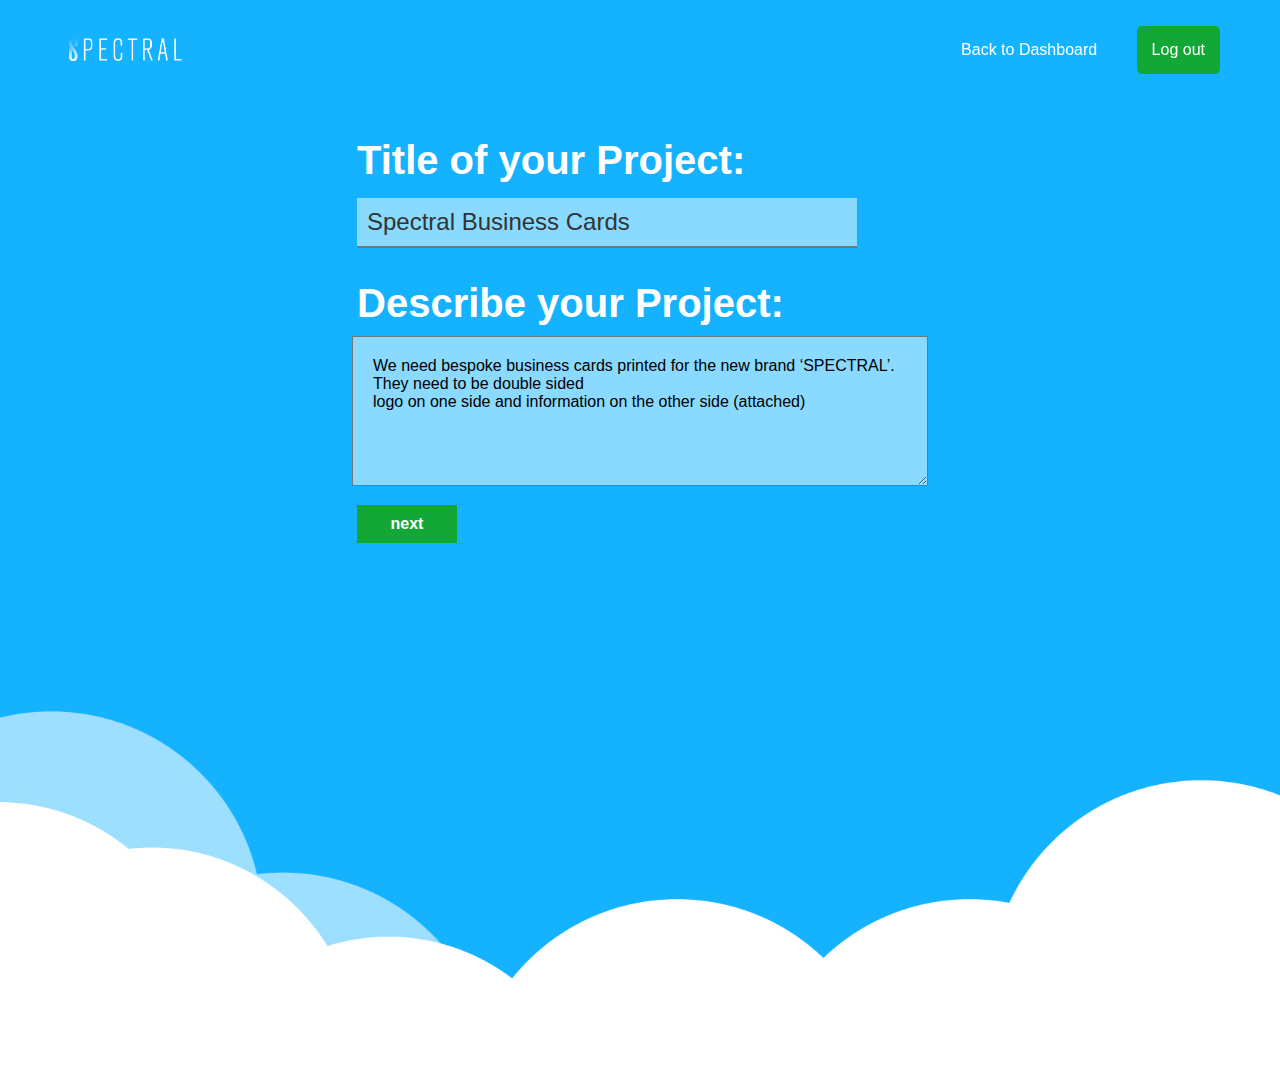
<file: graphic.html>
<!DOCTYPE html>
<html>
<head>
	<title>Project: Graphics | Spectral</title>
	<link rel="stylesheet" href="styles/style-forms.css">
	<link href='http://fonts.googleapis.com/css?family=Roboto:400,300,700' rel='stylesheet' type='text/css'>
<link href='http://fonts.googleapis.com/css?family=Roboto+Condensed:400,700' rel='stylesheet' type='text/css'>
<meta name="viewport" content="width=device-width, initial-scale=1, maximum-scale=1, user-scalable=no"/>
</head>
<body>
<header class="fixed">

	<div class="logo"><a href="index.php"><img src="images/logo-spectral-13.png" alt="" width="200"></a></div>
	<nav>
		<ul>
		<li><a href="dashboard.php"><span class="add">Back to Dashboard</span></a></li>
		<li class="logout"><a href="index.php">Log out</a></li>	</ul>
	</nav>
	</div>	
	
</header>
<section class="forms slider-wrap hero">
<div class="slider" id="slider">

	<div class="slide">
		<form class="formCenter" action="">
		<div id="detailsInput">
			<label for="projectTitle">Title of your Project:</label>
			<input type="text" class="text" value="Spectral Business Cards"><br><br>
			<label for="projectDescription">Describe your Project:</label>
			<textarea name="projectDescription" id="" cols="70" rows="10">We need bespoke business cards printed for the new brand ‘SPECTRAL’. They need to be double sided
logo on one side and information on the other side (attached)</textarea>
		</div>
		<div class="buttons">
			<input class="submit next" type="submit" value="next">
		</div>
		</form>
	</div>

	<div class="slide">

		<form class="formCenter" action="">
		<input class="skip prev back" type="button" value="Press Up to go back!">
		<div id="dimensionInput">
			<label for="dimensions">Dimensions:</label><input class="dime" type="number" name="width[]" value="85">&nbsp; X  &nbsp; <input class="dime" type="number" name="height[]" value="55"><select name="Measurements">
			<option value="px">Pixels (px)</option>
			<option value="mm">Millimeters (mm)</option>
			</select>
		</div>
		<div class="buttons">
			<input class="add addDimension" type="button" value="Add another Dimension">
			<input class="submit next" type="submit" value="next">

		</div>
		<input class="skip next" type="button" value="Not Sure? Move on to Next Part">
		</form>
	</div>

	<div class="slide">
		<form class="formCenter" action="">
		<div id="platformInput">
			<label for="Platform">Platform:</label>
			<select name="Platform"><option value="300dpi">Print</option><option value="72dpi">Digital</option></select><input class="platform" type="text" value="Print">
		</div>
		<div class="buttons">
		<input class="add addPlatform" type="button" value="Add another Platform">
		<input class="submit next" type="submit" value="next"></div>
		<input class="skip next" type="button" value="Not Sure? Move on to Next Part">
		</form>
	</div>

	<div class="slide" >
		<form class="formCenter"action="">
		<div id="fileInput">
			<label for="Assets">Upload a File</label>
			 <input class="upload" type="file" name="pic" accept="image/*" value="Upload">
		</div>
		<div class="buttons">
		<input class="add addFile" type="button" value="Add another file">
		<input class="submit next" type="submit" value="next">
		</div>
		<input class="skip next" type="button" value="No Files? Move on to Next Part">
		</form>
	</div>

	<div class="slide">
		<form class="formCenter" action="">
		<div id="colourInput">
			 <label for="Colour">Colour Preference?</label>
			 <input class="colour" type="color" name="favcolor" value="#ff0000">
		</div>
		<div class="buttons">
		<input class="add addColour" type="button" value="Add another Colour">
		<input class="submit next" type="submit" value="next">
		</div>
		<input class="skip next" type="button" value="Not Sure? Move on to Next Part">
		</form>
	</div>

	<div class="slide">
		<form class="formCenter" action="">
		<div id="styleInput">
			<label for="style">Style Preference</label>
			<input type="text" class="text" name="URL" placeholder="Enter URL...">
		</div>
		<div class="buttons">
			<input class="add addStyle" type="button" value="Add another preference">
			<input class="submit next" type="submit" value="next">
			</div>
			<input class="skip next" type="button" value="Not Sure? Move on to Next Part">
		</form>
	</div>

	<div class="slide">
		<form class="formCenter" action="">
		<div class="input">
		<label for="budget">Budget:</label> <br>Range
		<input class="range" type="number" name="Range"> to <input class="range" type="number">
		</div>
		<div class="buttons">
		<input class="submit next" type="submit" value="next"></div>
		<input class="skip next" type="button" value="Not Sure? Move on to Next Part">
		</form>
	</div>

	<div class="slide">
		<form class="formCenter" action="submit-confirm.php">
		<div class="input">
		<label for="Notes">Notes</label><br>
		<textarea rows="10" cols="70" name="notes">I’d like the logo to be laminate both sides when
printed and 1000 to be printed please.
		</textarea></div><div class="buttons">
		<input class="submit" type="submit" value="Submit!">
		</div>
		</form>
	</div>

</div>

</section>
<script src="js/jquery.min.js"></script>
<script src="js/slider.js"></script>
<script src="js/form.js"></script>
<script>

	Slider.init({
		domElement: '#slider'
	});

	//Add a new dimension input on an addDimension button click
	$('.addDimension').on('click', function(){
		var dimeButton = Form.createButton('dimension');
		Form.append(dimeButton, $('#dimensionInput'));
	});

	//Add a new platform input on an addPlatform button click
	$('.addPlatform').on('click', function(){
		var platButton = Form.createButton('platform');
		Form.append(platButton, $('#platformInput'));
	});

	$('.addFile').on('click', function(){
		var button = Form.createButton('file');
		Form.append(button, $('#fileInput'));
	});

	$('.addColour').on('click', function(){
		var button = Form.createButton('colour');
		Form.append(button, $('#colourInput'));
	});

	$('.addStyle').on('click', function(){
		var button = Form.createButton('style');
		Form.append(button, $('#styleInput'));
	});

	//All buttons with a class of next go to the next slide instead of submitting
	$('.next').on('click', function(e){
		e.preventDefault();
		Slider.next();
	})

	//Use this to skip through the slider using up and down arrow keys
	$(window).on('keyup', function(e){
		console.log(e.keyCode);
		if (e.keyCode === 40 || e.keyCode === 39) {
			Slider.next();
		} else if (e.keyCode === 38 || e.keyCode === 37) {
			Slider.prev();
		}
	})
</script>
</body>
</html>
</file>
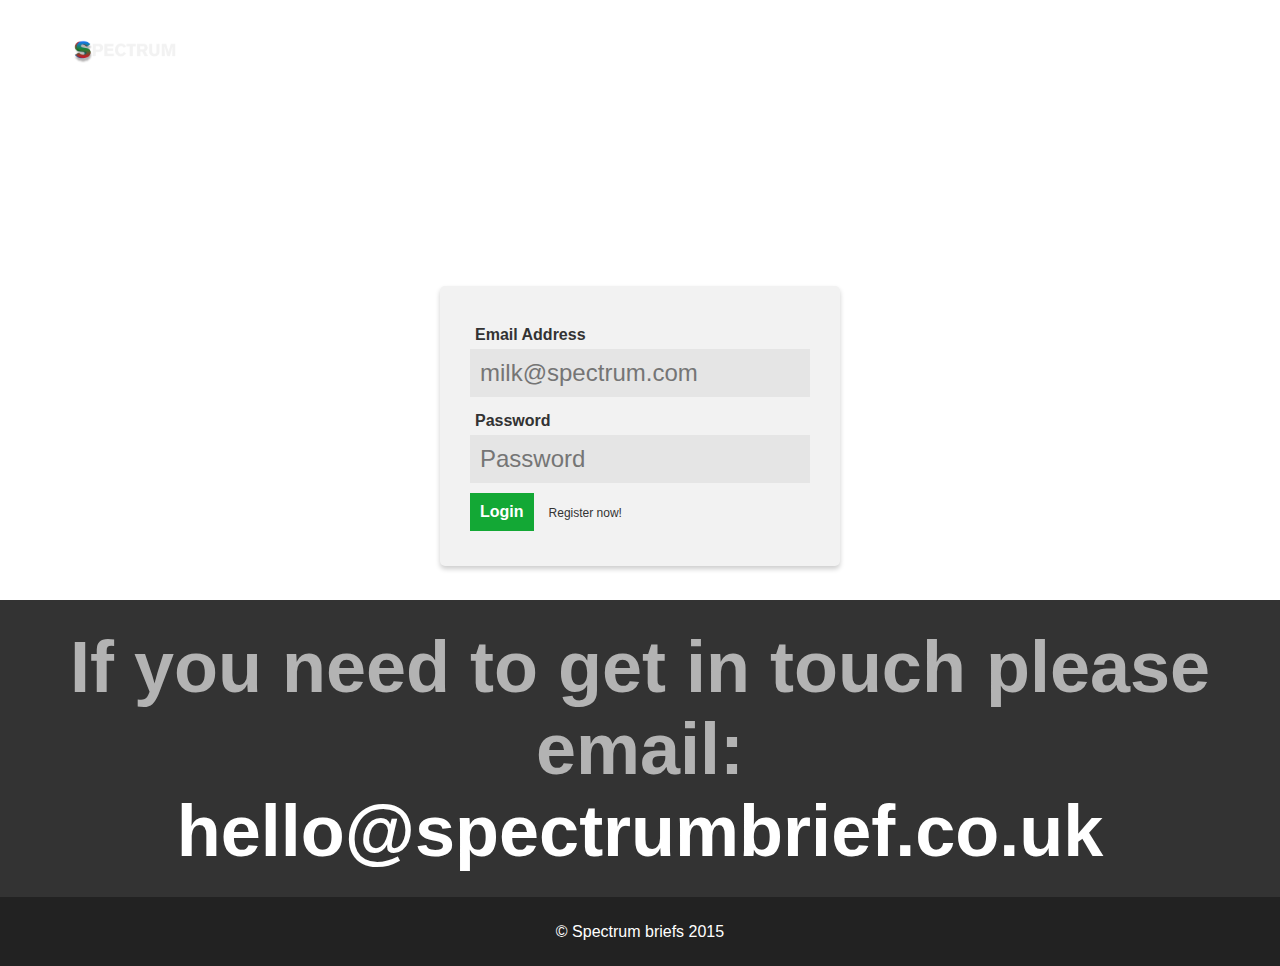
<file: login.html>
<!DOCTYPE html>
<html>
<head>
	
<link rel="stylesheet" href="styles/style.css">
<link href='http://fonts.googleapis.com/css?family=Roboto:400,300,700' rel='stylesheet' type='text/css'>
<link href='http://fonts.googleapis.com/css?family=Roboto+Condensed:400,700' rel='stylesheet' type='text/css'>
<script src="js/jquery.min.js"></script>
<script>

$(window).scroll(function() {
    if ($(this).scrollTop() > 400) {
        $( "#background" ).fadeIn();
    } else {
        console.log('there');
        $( " #background" ).fadeOut();
    }
});

</script>

</head>
<body>
<header>
<div id="background"></div>
	<div class="logo"><a href="index.html"><img src="logo-spectrum-03.png" alt="" width="200"></a></div>
	<nav>
		<ul>
			<a class="none" href="index.html#what"><li>What is it?</li></a>
			<a class="none" href="index.html#how"><li>How it works</li></a>
			<a class="none" href="#contact"><li>Get in touch</li></a>
			<a href="signup.html"><li class="login">Sign Up</li></a>
		</ul>
	</nav>	
</header>
<section class="loginForm">
	<h1>Login</h1>
	<form action="">
		
		<label for="Email">Email Address</label>
		<input class="fw" type="text" placeholder="milk@spectrum.com">

		<label for="password">Password</label>
		<input class="fw" type="password" placeholder="Password"><br>

		<input class="submit" type="submit" value="Login"><a class="register" href="signup.html">Register now!</a>

	</form>

</section>

<footer>
	<section class="contact">
		<h3>If you need to get in touch please email:  <a href="mailto:hello@spectrumbrief.co.uk">hello@spectrumbrief.co.uk</a></h3>
	</section>
	<section class="copy">
		<div class="copyright">
		<center>&copy; Spectrum briefs 2015
		</div>

	</section>
</footer>

</body>
</html>
</file>
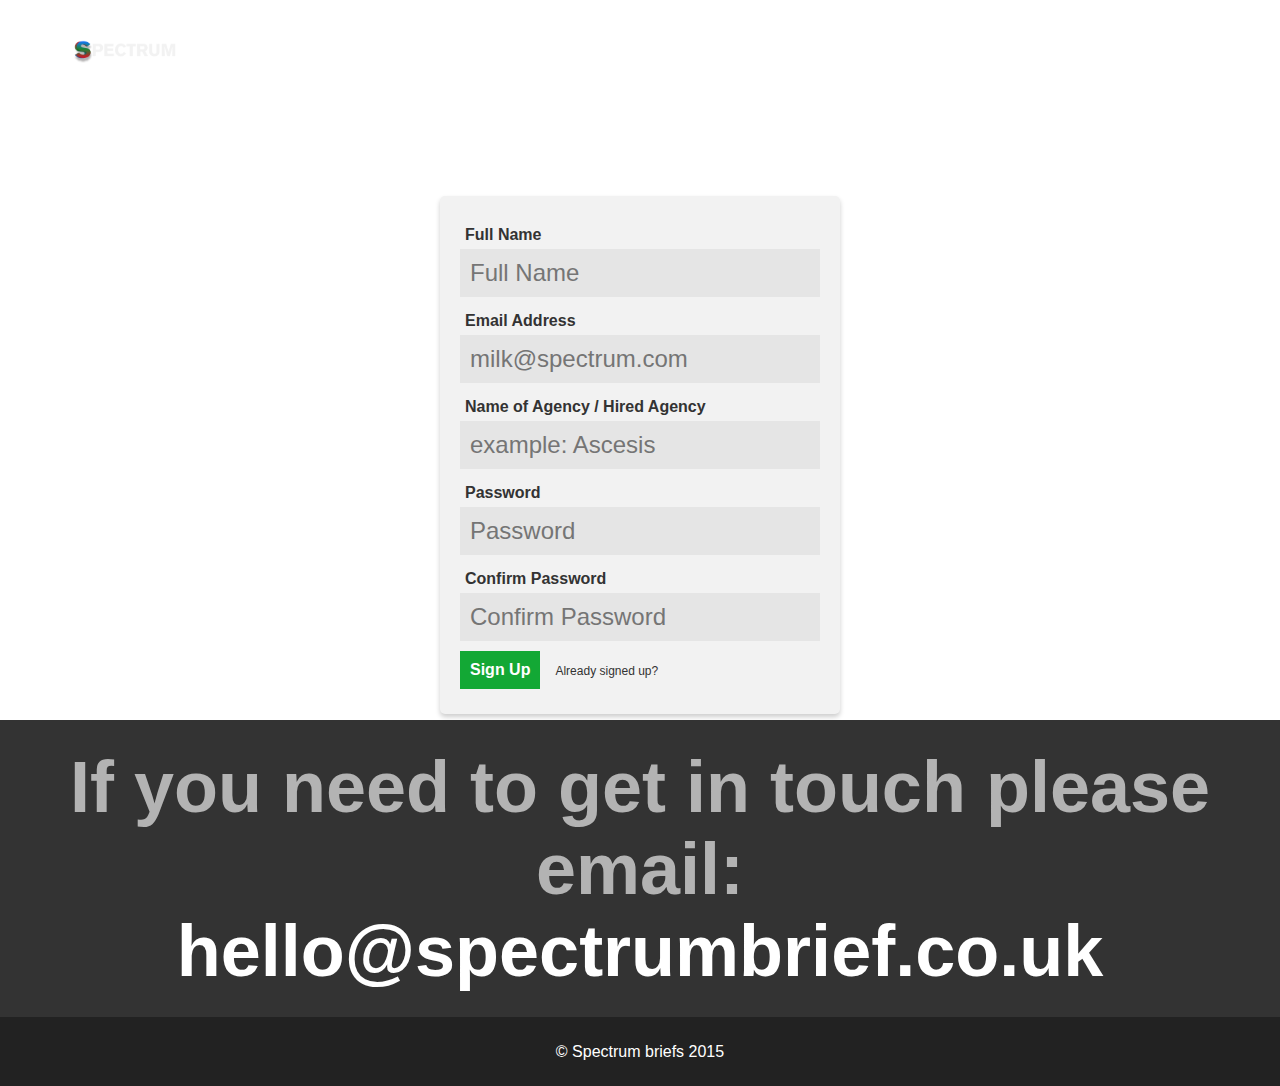
<file: signup.html>
<!DOCTYPE html>
<html>
<head>
	
<link rel="stylesheet" href="styles/style.css">
<link href='http://fonts.googleapis.com/css?family=Roboto:400,300,700' rel='stylesheet' type='text/css'>
<link href='http://fonts.googleapis.com/css?family=Roboto+Condensed:400,700' rel='stylesheet' type='text/css'>
<script src="js/jquery.min.js"></script>
<script>

$(window).scroll(function() {
    if ($(this).scrollTop() > 400) {
        $( "#background" ).fadeIn();
    } else {
        console.log('there');
        $( " #background" ).fadeOut();
    }
});

</script>

</head>
<body>
<header>
<div id="background"></div>
	<div class="logo"><a href="index.html"><img src="logo-spectrum-03.png" alt="" width="200"></a></div>
	<nav>
		<ul>
			<a class="none" href="index.html#what"><li>What is it?</li></a>
			<a class="none" href="index.html#how"><li>How it works</li></a>
			<a class="none" href="#contact"><li>Get in touch</li></a>
			<a href="login.html"><li class="login">Login</li></a>
		</ul>
	</nav>	
</header>
<section class="SignupForm">
	<h1>Sign Up</h1>
	<form action="">
		
		<label for="Name">Full Name</label>
		<input class="fw" type="text" placeholder="Full Name">

		<label for="Email">Email Address</label>
		<input class="fw"  type="email" placeholder="milk@spectrum.com">

		<label for="Email">Name of Agency / Hired Agency</label>
		<input class="fw" type="text" placeholder="example: Ascesis">

			<label for="password">Password</label>
		<input class="fw" type="password" placeholder="Password"><br>

			<label for="password">Confirm Password</label>
		<input class="fw" type="password" placeholder="Confirm Password"><br>

		<input class="submit" type="submit" value="Sign Up"><a class="register" href="login.html">Already signed up?</a>

	</form>

</section>

<footer>
	<section class="contact">
		<h3>If you need to get in touch please email:  <a href="mailto:hello@spectrumbrief.co.uk">hello@spectrumbrief.co.uk</a></h3>
	</section>
	<section class="copy">
		<div class="copyright">
		<center>&copy; Spectrum briefs 2015
		</div>

	</section>
</footer>

</body>
</html>
</file>
<file: styles/style-forms.css>
*{
	box-sizing: border-box;
}

html {
	height: 100%;
}

body{
	margin:0;
	padding:0;
	
  background: -webkit-linear-gradient(90deg, #00d2ff 10%, #3a7bd5 90%); /* Chrome 10+, Saf5.1+ */
  background:    -moz-linear-gradient(90deg, #00d2ff 10%, #3a7bd5 90%); /* FF3.6+ */
  background:     -ms-linear-gradient(90deg, #00d2ff 10%, #3a7bd5 90%); /* IE10 */
  background:      -o-linear-gradient(90deg, #00d2ff 10%, #3a7bd5 90%); /* Opera 11.10+ */
  background:         linear-gradient(90deg, #00d2ff 10%, #3a7bd5 90%); /* W3C */
        
	color:#fff;
	font-family: sans-serif;
	font-size: .75;
	height: 100%;
}

label{

	font-family: sans-serif;
	display:block;
	margin:10px 0 10px 5px;
	font-size: 1.25em;

	font-weight: 700;
}

form{
	width:100%;
	height:100vh;
	
}
header{
	display:none;
}
.hero{
	width:100%;
	height:160%;
	background: url(../images/hero-image-03-10.jpg) no-repeat 50% 30%;
	background-size: cover;

}

.project{
	background: rgb(19,168,53);
	box-shadow: 1px 3px 3px rgba(0,0,0,0.3);
	width:80%;
	margin:20px auto;
	padding:20px;

}

.copy{
	text-align: center;
	width:100%;
	padding:2%;
	background-color: #222;
	color: #fff;
}
.formCenter{
	width:85%;
	height:100vh;
	margin:10% auto;
	padding:5% 0;

}
h1{
	font-size: 3.5em;
	margin:10px 0;
}

.dime{
	width:150px;
}

.range{
	width:80px;
}

.left{
		float: left;
}
.platform{
	width:200px;
}
.right{
	float: right;
}

.account{
	padding: 17px 0 0 5px;
	float:right;

}

.colour{
	display: inline-block;
	width:200px;
	height: 50px;
	padding:0;

}
.buttons{
	width:100%;
	margin:10px 0 0 0;
}

.submit{
	background-color: rgb(19,168,53);
	cursor: pointer;
	color: #fff;
	font-weight:bold;
	padding:10px;
	width:100px;
	border:none;
	font-size: 1em;
}

/*.submit{
	position: absolute;
	background: rgb(19,168,53);
	width:100vw;
	height:100px;
	bottom:0;
	margin:-100px 0 0 0;
	left:0;
}*/


.add{
	border:none;
	background:none;
	color: rgba(36,38,62,1);
	cursor: pointer;
	width:100%;
	text-align: left;
}

.add:active{
	border:none;
}

p{
	font-size: 1.25em;
	font-family: sans-serif;
	margin:0 0 10px 0;
	font-weight: 400;
	line-height: 1.5;
}

h1{
	
	font-weight: 700;
}

h2{
	font-size: 2em;
	
}

h3{
	
	font-weight: 700;
	font-size: 3.5em;
}

input{
	margin:5px 5px 5px 5px;
	background-color: rgba(255,255,255,0.5);
	border-top:0;
	border-left:0;
	border-right:0;
	padding:10px;
	font-size: 1em;
	color:#333;
	width:100%;


}

select{
	background: #00d2ff;
	border: none;
	color: #fff;
	padding:12px 0px;
	
}

option{
	padding:10px 0;
	color:#fff;
	font-size: 1em;
}

.input:active{
	border:0;
	background: rgba(0,0,0,0.1)
}

textarea{
	background-color: rgba(255,255,255,0.5);
	padding: 10px;
	font-size: 1.25em;
	width:100%;
	height: 150px;
}


header{
	background: rgba(0,0,0,0);
	padding:10px 60px;
}

.navbtn{
	width:35px;
	padding:10px 0 0 0;
	height: 50px;
	border-bottom: 2px solid rgba(255,255,255,0);
	transition: all 0.2s ease;
	text-align: right;
}

.navbtn:hover{
	width:35px;
	border-bottom: 2px solid rgba(255,255,255,1);
	cursor: pointer;
}

h5{
	text-align: center;
	padding:10px 0 0  0;
	margin:0;
}

#background{
	position:absolute;
    top:0px;
    left:0;
    width:100%;
    height:100%;
    background-color:#333;
    display:none;
    z-index: -1;
    box-shadow:0px 2px 3px rgba(0,0,0,0.3);
}


.prev{
	display: none;
}



.remove{
	background: red;        
	border: none;
	height: 30px ;
	width:30px;
	margin:-50px 0 0 -20px;
	border-radius: 250px; 
	color: #fff;
	padding:5px 10px;
}

.logo{
	padding:20px 0 0 0;
	float: left;
}
/*==============================
SLIDER STYLES
===============================*/

.slider-wrap {
	height: 100%;
	width: 100%;
	overflow: hidden;
}

.slider {
	height: 100%;
	width: 100%;
	transition: all 0.5s;
}

.slide {
	width: 100%;
	padding: 5% 0;
}


.none{
	display: none;
}

.skip{
	background:none;
	border:none;
	width:300px;
	margin:40px 0 0 0;
	font-size: 1em;
	text-align: left;
	color: white;
	cursor: default;
}


@media only screen and (min-width: 640px) {

.skip{
	margin:100px 0 0 0;
}
.formCenter{
	width:65%;
	height:100vh;
	margin:0 auto;
	padding:5% 0;


}

.none{
	display: none;
}
header{
	display: block;
}

}


@media only screen and (min-width: 1024px) {

.formCenter{
	width:45%;
	height:100vh;
	margin:0 auto;
	padding:5% 0;

}

*{
	box-sizing: border-box;
}

html {
	height: 100%;
}

body{
	margin:0;
	padding:0;
	
  background: -webkit-linear-gradient(90deg, #00d2ff 10%, #3a7bd5 90%); /* Chrome 10+, Saf5.1+ */
  background:    -moz-linear-gradient(90deg, #00d2ff 10%, #3a7bd5 90%); /* FF3.6+ */
  background:     -ms-linear-gradient(90deg, #00d2ff 10%, #3a7bd5 90%); /* IE10 */
  background:      -o-linear-gradient(90deg, #00d2ff 10%, #3a7bd5 90%); /* Opera 11.10+ */
  background:         linear-gradient(90deg, #00d2ff 10%, #3a7bd5 90%); /* W3C */
        
	color:#fff;
	
	font-size: .75;
	height: 100%;
}

label{

	font-family: sans-serif;
	display:block;
	margin:10px 0 10px 5px;
	font-size: 2.5em;
	
	font-weight: 700;
}

form{
	width:100%;
	height:100vh;
	
}

.formCenter{
	width:85%;
	height:100vh;
	margin:0 auto;
	padding:0 auto;

}
h1{
	font-size: 2.5em;
	margin:10px 0;
}

.dime{
	width:200px;
}

.range{
	width:80px;
}

.left{
		float: left;
}

.right{
	float: right;
}

.account{
	padding: 10px 0 0 5px;
}

.colour{
	display: inline-block;
	width:200px;
	height: 50px;
	padding:0;

}
.buttons{
	width:100%;
	margin:10px 0 0 0;
}

.submit{
	background-color: rgb(19,168,53);
	cursor: pointer;
	color: #fff;
	font-weight:bold;
	padding:10px;
	border:none;
	width:100px !important;
	font-size: 1em;
}

/*.submit{
	position: absolute;
	background: rgb(19,168,53);
	width:100vw;
	height:100px;
	bottom:0;
	margin:-100px 0 0 0;
	left:0;
}*/
.upload{
	width:500px;
}
.add{
	border:none;
	background:none;
	font-size:.75em;
	color: rgba(36,38,62,1);
	cursor: pointer;
	width:100%;
	text-align: left;
}

p{
	font-size: 1.25em;
	font-family: sans-serif;
	margin:0 0 10px 0;
	font-weight: 400;
	line-height: 1.5;
}

h1{
	
	font-weight: 700;
}

h2{
	font-size: 2em;
	
}

h3{
	
	font-weight: 700;
	font-size: 3.5em;
}

input{
	margin:5px 5px 5px 5px;
	background-color: rgba(255,255,255,0.5);
	border-top:0;
	border-left:0;
	border-right:0;
	padding:10px;
	font-size: 1.5em;
	color:#333;
	width:100px;


}

select{
	background: none;
	border: none;
	color: #fff;
	padding:15px 5px;
	font-size: 1em
}

option{
	padding:10px 0;
	color:#333;
	font-size: 1em;
}

.input:active{
	border:0;
	background: rgba(0,0,0,0.1)
}

textarea{
	background-color: rgba(255,255,255,0.5);
	padding: 20px;
	font-size: 1em;
	font-family: sans-serif;
}

.text{
	width:500px;
}

header{
	width:100%;
	padding:10px 60px;
	position: absolute;
	z-index: 1;
	position: fixed;
}

.navbtn{
	width:100px;
	padding:10px 0 0 0;
	height: 50px;
	border-bottom: 2px solid rgba(255,255,255,0);
	transition: all 0.2s ease;
}

.navbtn:hover{
	width:100px;
	border-bottom: 2px solid rgba(255,255,255,1);
	cursor: pointer;
}

h5{
	text-align: center;
	padding:10px 0 0  0;
	margin:0;
}

#background{
	position:absolute;
    top:0px;
    left:0;
    width:100%;
    height:100%;
    background-color:#333;
    display:none;
    z-index: -1;
    box-shadow:0px 2px 3px rgba(0,0,0,0.3);
}



.remove{
	background: #0277bd;        
	border: none;
	border-radius: 250px; 
	color: #fff;
	padding:5px 10px;
	width:50px;
	height:50px;
	margin:0;
}
.logo{
	padding:5px 0 0 0;
}
/*==============================
SLIDER STYLES
===============================*/

.slider-wrap {
	height: 100%;
	width: 100%;
	overflow: hidden;
}

.slider {
	height: 100%;
	width: 100%;
	transition: all 0.5s;
}

.slide {
	width: 100%;
	padding: 5% 0;
}

.none{
	display: inline-block;
}

.formCenter{
	width:45%;
	height:100vh;
	margin:0 auto;
	padding:5% 0;


}
.skip{
	background:none;
	border:none;
	width:300px;
	margin: 100px 0 0 0;
	font-size: 1em;
	text-align: left;
	color: white;
	cursor: default;
}

.back{
	margin:0 0 100px 0;
}

.hero{
	width:100%;
	height:120%;
	
	padding:0% 0 0 0;

}
.options{
	width:640px;
	margin:0 auto;
	text-align: center;
}
.project{
	background: rgb(19,168,53);
	box-shadow: 1px 3px 3px rgba(0,0,0,0.3);
	width:300px;
	float:left;
	margin:10px;
	padding:20px;

}

}

.logout{
	font-size: 1em;
	margin:0;
	border-radius: 5px;
	text-align: center;
	background-color: #13A835;
	padding:15px;
}

.logout:hover{
	background-color: #13BA29;
}

.add{
	padding:15px;
	color: #fff;
	font-size: 1em;
	font-weight: 400;

}
.fixed{
		position: fixed;
}

.logo{
	float:left;
	padding:5px 5px;
	margin-top: 10px;
}

nav ul{
	list-style-type: none;
	text-align: right;
}
nav ul li{
	display: inline-block;
	margin:0px 20px;
	/*font-weight: bold;
	/*text-shadow: 2px 1px 2px rgba(0,0,0,0.4);*/

}

nav ul a li {
	color: #fff;
	text-decoration:none;
	padding:10px 15px;
	transition: all 0.3s ease;

}

nav ul a li:hover {
			background-color: #14A4DD;

}

header nav ul li a{
	text-decoration: none;
	color: #fff;
}

.logo img{
	width:120px;
	margin-top: 10px;
	margin-right: -10px;
}
</file>
<file: styles/style.css>
*{
	box-sizing: border-box;
}

html {
	height: 100%;
}
a{
	text-decoration: none;
	color: #fff;
}
body{
	margin:0;
	padding:0;
	background: #fff;
	color:#fff;
	font-family: 'aktiv-grotesk-std', sans-serif;
	font-size: .75;
	height: 100%;
}

label{

	font-family: sans-serif;
	display:block;
	margin:10px 0 0px 5px;
}

form{
	max-width:90%;
	margin:0 auto;
}

h1{

	margin:10px 0;
	font-family: 'aktiv-grotesk-std', sans-serif;
	font-weight: 700;
}

h2{
	font-size: 1.5em;
	font-family: 'aktiv-grotesk-std', sans-serif;
}

h3{
	font-family: 'aktiv-grotesk-std', sans-serif;
	font-weight: 700;
	font-size: 4em;
}


.colour{
	display: inline-block;

}



.submit{
	background-color: rgb(19,168,53);
	cursor: pointer;
	color: #fff;
	font-weight:bold;
	padding:10px;
	border:none;
	font-size: 1em;
}




p{
	font-size: 1.25em;
	font-family: sans-serif;
	margin:0 0 10px 0;
	font-weight: 400;
	line-height: 1.5;
}

input{
	margin:5px 5px 5px 0px;
	background-color: rgba(0,0,0,0.05);
	border:none;
	padding:10px;
	font-size: 1em;



}

.fw{
	width:100%;
}
select, option{
	background-color: rgba(42,119,250,0.2);
	border: none;
	color: #fff;
	padding:5px;
}

.input:active{
	border:0;
	background: rgba(0,0,0,0.1)
}

textarea{
	background-color: rgba(82,159,173,0.5);
	padding: 10px;
	font-size: 1.25em;
}

.text{
	width:100%;
	padding:20px;
}

header{
	width:100%;
	padding:0px 10px;
	position: absolute;
	z-index: 1;


}
.p-title{
	color:#15B3FF;
}


.fixed{
		position: fixed;
}

#background{
	position:absolute;
	overflow: hidden;
    top:0px;
    left:0;
    width:100%;
    height:80px;
    padding: 0 70px;
    background-color:#15B3FF;
    display:none;
    z-index: -1;
}




.none{
	display:none;
}
nav ul{
	list-style-type: none;
	text-align: right;
}
nav ul li{
	display: inline-block;
	margin:0px 20px;
	/*font-weight: bold;
	/*text-shadow: 2px 1px 2px rgba(0,0,0,0.4);*/

}

nav ul a li {
	color: #fff;
	text-decoration:none;
	padding:10px 15px;
	transition: all 0.3s ease;

}

nav ul a li:hover {
			background-color: #14A4DD;

}

.submitForm{
	padding-top: 20%;
	text-align:center;

}


.submitForm .sent-img{
	width:80%;
}
.submitForm .sub-img{
	width:100px;
}
.login{
	border: 2px solid #fff;
	padding:10px 30px;

	text-align: center;
	margin:5px 0 0 20px;
	transition: all 0.2s ease;
}

.login:hover{
	background: #1B59C6;
	border: 2px solid rgba(255,255,255,0);
}

.login:active{
	background: #11397F;
}


.logo{
	float:left;
	padding:5px 5px;
	margin-top: 10px;
}

.hero{
	width:100%;
	height:100%;
	background: url(../images/hero-image-03-10.jpg) no-repeat 50% 30%;
	background-size: cover;


}

.hero-section{
	width:100%;
	padding:15% 0 0



}

.hero-header{
	text-align: center;
	font-weight: 700;

}

.btn{
	width:200px;
	font-size: 1.5em;
	font-weight: 500;
	border: 2px solid #fff;
	padding:10px 30px;
	text-align: center;
	margin:30px auto;
	transition: all 0.2s ease;
}

.pink{
	width:200px;
	font-size: 1.5em;
	font-weight: 500;
	background-color: #13A835;
	padding:10px 30px;
	text-align: center;
	margin:30px auto;
	transition: all 0.1s ease;
	border-radius: 5px;
	box-shadow: 0px 2px 3px rgba(0,0,0,0.3);
}

.pink:hover{
	background-color: #13BA29;
}

#what{
	width:100%;

	padding:5% 5%;
	background-color: #fff;
	color: #282C33;

	overflow: hidden;
	z-index: 1;
	text-align: center;
}

#how{
	width:60%;
	padding:8% 5%;
	color:#282C33;
	overflow: hidden;
	margin:0 auto;
	text-align: center;
}

#how p{
	font-size: 18pt;
	margin:20px 0 0 0;
}



.news{
	background: #0F9CD3;
	margin:0;
	padding:50px 0;
	text-align: center;

}

.formNews{
	width: 990px;
	margin:0 auto;
	padding:0 0 20px 0;
}

.news h2{
	float: left;
	margin: 3px 10px 0 0;
	padding: 0;
}

.news input{
	float:left;
	margin:0 2px;
	background: #fff;
	border-radius: 5px;
	color: #0F9CD3;
}

.contact{
	background: #333;
	color: #B3B3B3;
	text-align: center;
	padding:2% 5%;
}

.contact a{
	text-decoration: none;
	color: #fff;

}

.contact a:hover{
	color: #26BADD;
}

.copy{
	text-align: center;
	width:100%;
	padding:2%;
	background-color: #222;
	color: #fff;
}

.content .btn{
	border: 2px solid #333; 
}
.content .btn:hover{
	border: 2px solid #fff;
	color: #fff;
}
.process{
	width:100%;
	text-align: center;
	padding: 5% 0
}


}

.img{
	width:100%;

}

.img img{
	width:110%;
}

.steps{
	width: 100%;
	padding:0 3%;

	float:left;
}

.steps img{
	width:100%;
	margin:0 auto;
}

.caption{
	font-size: 2em;

	font-weight: normal;
}
.how{
	padding:0 5%;
}
.line{
	width:38%;
	height:2px;
	opacity: 0.2;
	background: #15B3FF;
	margin: 20px auto;
}
.title{
	float: left;
	margin:0 20px;
	width:20%;
	text-align: center;

}

.title h2{
	margin:0;
	padding:0;
}
/*==============================
SLIDER STYLES
===============================*/

.slider-wrap {
	height: 100%;
	width: 100%;
	overflow: hidden;
}

.slider {
	height: 100%;
	width: 100%;
	transition: all 0.5s;
}

.slide {
	width: 100%;
	padding: 5% 0;
}


.loginForm{
	width:100%;
	height:100%;
	text-align: center;
	padding-top: 35%;
	
	background-size: cover;

	
}

.loginForm form{
	text-align: left;
	width:400px;
	padding: 30px;
	background: #f2f2f2;
	border-radius: 5px;
	box-shadow: 0px 3px 5px rgba(0,0,0,0.2);
	color: #333;

	font-weight: 700;

}

a.register{
	margin:0 0 0 10px;
	text-decoration: none;
	color: #333;

	font-weight: 400;
	font-size: 0.75em;
}

.SignupForm{
	width:100%;
	
	text-align: center;
	padding: 25% 0 10% 0;
	
	background-size: cover;

	
}

.SignupForm form{
	text-align: left;
	width:400px;
	padding: 20px;
	background: #f2f2f2;
	border-radius: 5px;
	box-shadow: 0px 3px 5px rgba(0,0,0,0.2);
	color: #333;

	font-weight: 700;

}
.demo-m{
	position: fixed;
	padding:15px;
	background: rgba(0,0,0,0.4);
	margin:0;
	top:90%;
	border-radius: 10px;
	left:5%;
	opacity: 0.7;

}

@media only screen and (min-width: 100px) {
	.proj-c{
	width:100%;
	margin:0 auto;
}

.project{
	width:300px;
	height:300px;
	margin:20px auto;
	text-align: center;
	background-color: #fff;
	border-radius: 2px;
	box-shadow: 0px 3px 5px rgba(0,0,0,0.2);


}

.project a{
	color:#15B3FF;
}


.fa-lock, .fa-rocket{
	color: #15B3FF;
	font-size: 8em;
	padding:50px 0 0 0 ;
}

.project .fa{
		font-size: 8em;
}

.web-p{
	opacity: 0.5;

}

.web-p h2{
	margin-bottom: 0;
}
.gra-p{
	transition:all 0.2s ease;
	border:none;
}

.gra-p:hover{
	border: 3px solid #15B3FF;
}

	.hero{
		height:120%;
		background: #15B3FF;
		background-image:none;
	}


.right{
	float: right !important;
}

.logout{
	font-size: 1em;
	margin:0;
	border-radius: 5px;
	text-align: center;
	background-color: #13A835;
	padding:15px;
}

.logout:hover{
	background-color: #13BA29;
}

.add{
	padding:15px;
	display:none;

}

.dashboard{
	background-color: #15B3FF;
	margin:0;
	padding:100px 0;
	height: auto;
	overflow: hidden;

}
.d-heading{
	top:300px;
	margin:0;
	text-align: center;
	-webkit-animation: fadeIn 1.5s;

}

.project-h{
	padding:150px 0;
}
.project-c{
	
	width:100%;
	margin:0 auto;
	padding:0.5%;
	max-width: 1044px;
	text-align: center;
}
.view-p{
	text-align: left;
	padding:40px 0 0 0;
	position: absolute;
	font-size: 0.75em;

}
.fa{
	margin:0px 5px;
}
.project-sq{
	width:45%;
	padding:10px;
	margin:1.6%;
	background-color: #fff;
	border-radius: 2px;
	box-shadow: 0px 2px 3px rgba(0,0,0,0.3);
	float: left;
	font-size: 1.25em;
	color: #15B3FF;
	height:150px;
	text-align: left;
	transition:all 0.2s ease;
	-webkit-animation: fadeIn 1.5s;

	

}
@-webkit-keyframes fadeIn{
	from{ opacity:0; border-top:10px solid rgba(0,0,0,0); }
	to { opacity:1; border-top:none}
}
@-webkit-keyframes fadeIn-2{
	from{ opacity:0; }
	to { opacity:0.5; }
}
.project-sq:hover{
	box-shadow: 0px 2px 3px rgba(0,0,0,0.3);
	background-color: #0093DA;
	color: #fff !important;

}

.add-new{
	width:45%;
	padding:5px;
	margin:1.6%;
	border: 2px dashed #fff;
	height: 150px;
	text-align: center;
	float:left;
	border-radius: 10px;
	opacity:0.5;
	transition:all 0.2s ease;
		-webkit-animation: fadeIn-2 1.5s;
}
.add-new:hover{
	opacity:1;
	background-color: rgba(0,0,0,0.1)
}

.plus{
	text-align: center;
	font-size: 4em;
}

.plus-text{
	text-align: center;
	font-size: 1.25em;
	margin:0;

}
#background{

    padding: 0 10px;
 
}

	.loginForm{
	width:100%;
	height:600px;
	overflow: hidden;
	text-align: center;
	padding-top: 35%;
	background-size: cover;

	
}

.SignupForm{
	width:100%;
	height:720px;
	text-align: center;
	padding: 20% 0 20% 0;

	
}

.hero-section{
	padding:100px 0 0 0;	
}

.hero-section img{
	width:80px;
	margin:0 auto;
}
.hero-section h1{
	font-size: 2.5em;
}

input{
	font-size: 1.5em;
}

.hero-section{
	text-align: center;
}
nav{
	width:100%;


}
.mainnav{
	position: absolute;
	width:100%;
	padding:20px 0 20px 0 ;
	

}

.mainnav nav ul{
	padding:5px 0 0 0;
	font-size: 18px;
	text-align: center;
	
	margin:0 auto;

}

.mainnav nav ul li{
	padding:10px 10px;
	font-size: 14px;
	text-align: center;
	
	border:none;
}
.mainnav nav ul li:hover{
	padding:10px 10px;
	font-size: 14px;
	text-align: center;
	
	background-color: #14A4DD;
	border:none;
}

.logo img{
	width:120px;
	margin-top: 10px;
	margin-right: -10px;
}

.logo{
	margin-right: -20px;
}
.steps{
	width:100%;
	
	margin:20px 0;
	float:left;
}
h3{
	font-size:1.5em;
}
h2{
	font-size:1em;
}

.news{
	display: none;
}

.mainnav{
	display: none;
}
}
#contact{
	width:100%;
	
	padding:50px 0;
	background: #15B3FF;
	background-size: cover;
	color: #333;
	overflow: hidden;
	text-align: center;

}

@media only screen and (min-width: 960px) {
.add{
	padding:15px;
	display: inline-block;

}
.submitForm .sub-img{
	width:200px;
}

.dashboard{
	background-color: #15B3FF;
	margin:0;
	padding:150px 0;
	height: auto;
	overflow: hidden;


}
.submitForm{
	padding-top: 10%;
	text-align:center;

}
.d-heading{
	top:300px;
	margin:0;
	text-align: center;
	-webkit-animation: fadeIn 1.5s;

}

.project-h{
	padding:150px 0;
}
.project-c{
	
	width:80%;
	margin:0 auto;
	max-width: 1044px;
	text-align: center;
}
.view-p{
	text-align: left;
	padding:140px 0 0 0;
	position: absolute;
	font-size: 0.5em;

}
.fa{
	margin:0px 5px;
}
.project-sq{
	width:30%;
	padding:30px;
	margin:1.6%;
	background-color: #fff;
	border-radius: 2px;
	box-shadow: 0px 2px 3px rgba(0,0,0,0.3);
	float: left;
	font-size: 2em;
	color: #15B3FF;
	height:300px;
	text-align: left;
	transition:all 0.2s ease;
	-webkit-animation: fadeIn 1.5s;

	

}
@-webkit-keyframes fadeIn{
	from{ opacity:0; border-top:10px solid rgba(0,0,0,0); }
	to { opacity:1; border-top:none}
}
@-webkit-keyframes fadeIn-2{
	from{ opacity:0; }
	to { opacity:0.5; }
}
.project-sq:hover{
	box-shadow: 0px 2px 3px rgba(0,0,0,0.3);
	background-color: #0093DA;
	color: #fff !important;

}

.add-new{
	width:30%;
	padding:50px;
	margin:1.6%;
	border: 8px dashed #fff;
	height: 300px;
	text-align: center;
	float:left;
	border-radius: 10px;
	opacity:0.5;
	transition:all 0.2s ease;
		-webkit-animation: fadeIn-2 1.5s;
}
.add-new:hover{
	opacity:1;
	background-color: rgba(0,0,0,0.1)
}

.plus{
	text-align: center;
	font-size: 8em;
}

.plus-text{
	text-align: center;
	font-size: 2em;
	margin:0;

}
.none{
	display: inline-block;
}

.mainnav{
	display: block;
}

.mainnav nav ul li{
	padding:20px 20px;
	font-size: 18px;
	text-align: center;
	
	border:none;
}
.mainnav nav ul li:hover{
	padding:20px 20px;
	font-size: 18px;
	text-align: center;
	
	background-color: #14A4DD;
	border:none;
}

h1{

	font-weight: 700;
	font-size: 48pt;
	letter-spacing: 3px;
}

h2{
	font-size: 2em;

}

h3{

	font-weight: 700;
	font-size: 4.5em;
	margin:0;
}
.hero-section{
	width:100%;
	padding:8% 10% 0 10%;
	text-align: center;
}

.hero-section p{
	font-size: 18pt;
	font-weight: lighter;
}
.hero-section a{
	text-decoration: none;
	font-weight: normal;
	color: #fff;
}

header{
	background: rgba(0,0,0,0);
	padding:10px 60px;
}

.text{
	width:80%;
	max-width:600px;
	margin:0 auto;
	
}

.img{
	width:50%;
	padding:1.5% 10% 0 0;
	float:left;
}

.img img{
	width:110%;
}



.steps img{
	width:100%;
	margin:0 auto;
	padding:0;
}

.caption{
	font-size: 2em;

	font-weight: 700;
}

#how{
	padding: 8% 0;
}

.SignupForm{
	width:100%;
	
	text-align: center;
	padding: 8% 0 10% 0;

	background-size: cover;

	
}

.loginForm{
	padding-top: 15%
}



.hero-section img{
	width:140px;
	margin:0 auto;
}
.hero-section h1{
	font-size: 4em;
}

.steps{
	width:33%;
	padding:0 5%;
	float: left;
	margin:20px 0;
	float:left;
}

.news{
	display: block;
}

.hero{
	width:100%;
	height:100%;
	background: url(../images/hero-image-03-10.jpg) no-repeat 50% 30%;
	background-size: cover;

}

.right{
	margin-left: -60px

}

.width-btn{
	width:300px;
}

.proj-c{
	width:640px;
	margin:0 auto;
}

.project{
	width:300px;
	height:300px;
	float:left;
	margin:100px 10px;
	text-align: center;
	background-color: #fff;
	border-radius: 2px;
	box-shadow: 0px 3px 5px rgba(0,0,0,0.2);


}

.project a{
	color:#15B3FF;
}

#contact{
	width:100%;
	height:550px;
	padding:350px 0;
	background: url(../images/clouds-b-12.jpg) no-repeat 60% 30%;
	background-size: cover;
	color: #333;
	overflow: hidden;
	text-align: center;

}

.fa-lock, .fa-rocket{
	color: #15B3FF;
	font-size: 8em;
	padding:50px 0 0 0 ;
}

.project .fa{
		font-size: 8em;
}

.web-p{
	opacity: 0.5;

}

.web-p h2{
	margin-bottom: 0;
}
.gra-p{
	transition:all 0.2s ease;
	border:none;
}

.gra-p:hover{
	border: 3px solid #15B3FF;
}
.right{
	float: right !important;
}

.logout{
	font-size: 1em;
	margin:0;
	border-radius: 5px;
	text-align: center;
	background-color: #13A835;
	padding:15px;
}

.logout:hover{
	background-color: #13BA29;
}

.submitForm .sent-img{
	width:400px;
}
</file>
